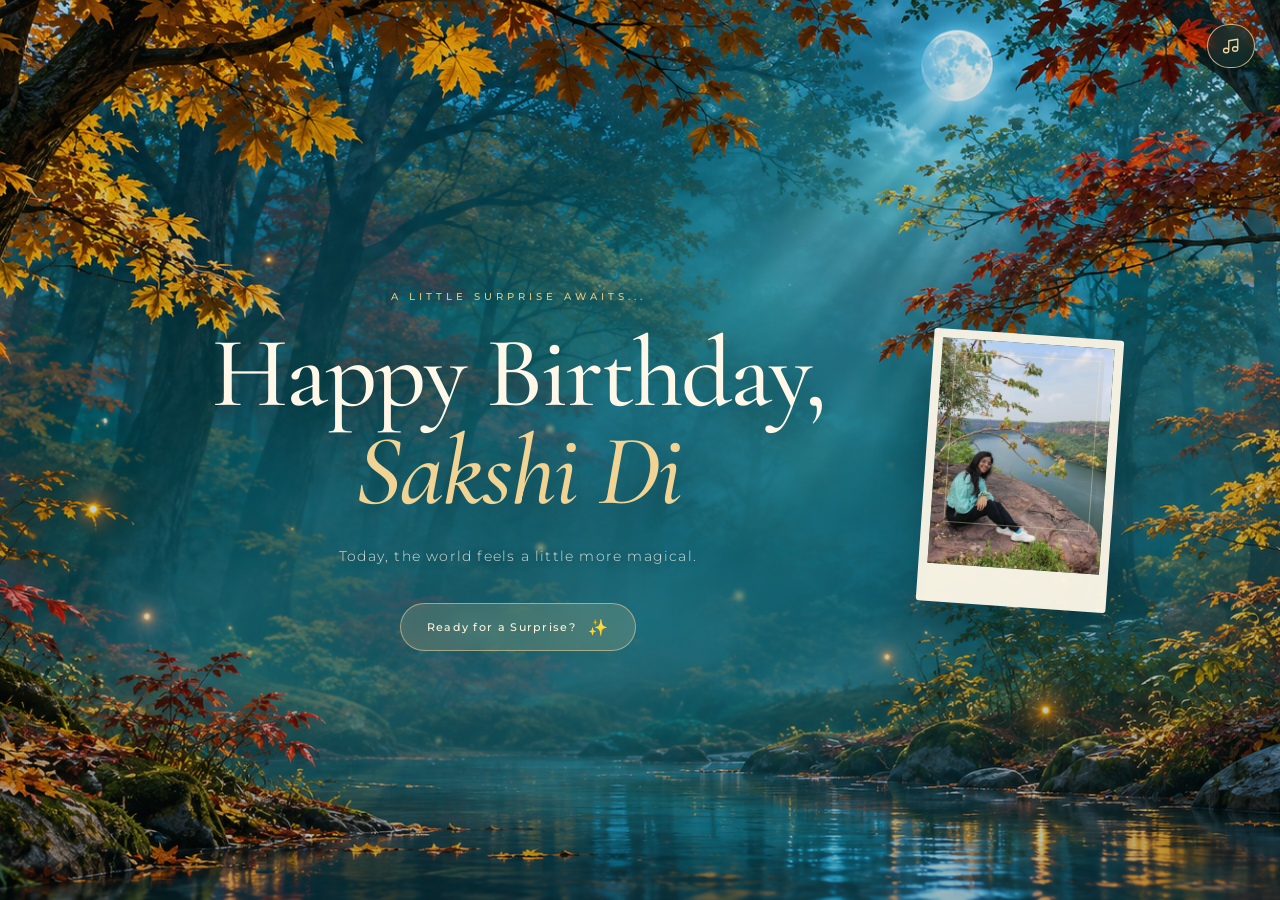
<file: index.html>
﻿<!DOCTYPE html>
<html lang="en">
<head>
  <meta charset="UTF-8">
  <meta name="viewport" content="width=device-width, initial-scale=1.0">
  <title>Happy Birthday, Sakshi Di! &#10024;</title>
  <link rel="preconnect" href="https://fonts.googleapis.com">
  <link rel="preconnect" href="https://fonts.gstatic.com" crossorigin>
  <link href="https://fonts.googleapis.com/css2?family=Cormorant+Garamond:wght@400;500;600;700&family=Montserrat:wght@300;400;500;600&display=swap" rel="stylesheet">
  <link rel="stylesheet" href="style.css">
</head>
<body>

  <audio id="birthdayMusic" loop preload="none">
    <source src="assets/music/song.mp3" type="audio/mpeg">
  </audio>

  <button id="musicToggle" class="music-toggle" type="button" aria-label="Play background music" aria-pressed="false" aria-controls="birthdayMusic" title="Music starts after your first click">
    <svg viewBox="0 0 24 24" aria-hidden="true" focusable="false"><path d="M9 18V5l12-2v13M9 18c0 1.66-1.57 3-3.5 3S2 19.66 2 18s1.57-3 3.5-3S9 16.34 9 18Zm12-2c0 1.66-1.57 3-3.5 3S14 17.66 14 16s1.57-3 3.5-3 3.5 1.34 3.5 3Z"/></svg>
  </button>

  <div id="leaves-container" aria-hidden="true"></div>
  <div id="bokeh-container" aria-hidden="true"></div>

  <main id="birthdayExperience">
  <section class="page active" id="page1" aria-hidden="false" aria-labelledby="page1-heading">
    <div class="content">
      <div class="intro-layout">
        <div class="intro-copy">
          <p class="eyebrow">A little surprise awaits...</p>
          <h1 id="page1-heading" tabindex="-1">Happy Birthday,<br><span>Sakshi Di</span></h1>
          <p class="subtitle">Today, the world feels a little more magical.</p>
          <button class="main-button" id="startButton" type="button">
            Ready for a Surprise? <span>&#10024;</span>
          </button>
        </div>
        <figure class="hero-photo photo-placeholder">
          <img src="assets/music/images/cover.jpg" alt="Sakshi Di smiling" fetchpriority="high" decoding="async">
          <figcaption>My favourite person</figcaption>
        </figure>
      </div>
    </div>
  </section>

  <section class="page" id="page2" aria-hidden="true" aria-labelledby="page2-heading" inert>
    <div class="content">
      <p class="eyebrow">A journey through memories</p>
      <h2 id="page2-heading" tabindex="-1">Some moments are <span>forever.</span></h2>
      <p class="section-intro">A few little memories that will always mean a lot.</p>
      <div class="memory-grid">
        <article class="memory-card">
          <div class="memory-icon">&#10022;</div>
          <h3>The Little Teacher</h3>
          <p>Those square-root lessons, your endless patience, and that unforgettable fourth explanation. Some lessons become memories forever.</p>
        </article>
        <article class="memory-card">
          <div class="memory-icon">&#9749;</div>
          <h3>Cold Coffee Days</h3>
          <p>All it took was one little craving, and somehow a glass of cold coffee made an ordinary day feel special.</p>
        </article>
        <article class="memory-card">
          <div class="memory-icon">&#9825;</div>
          <h3>Sakshiya</h3>
          <p>A name from childhood, filled with little moments, laughter and memories that will always stay close.</p>
        </article>
      </div>
      <button class="main-button next-button" data-next="page3" type="button">
        Continue the Journey <span>&#8594;</span>
      </button>
    </div>
  </section>

  <section class="page" id="page3" aria-hidden="true" aria-labelledby="page3-heading" inert>
    <div class="content">
      <p class="eyebrow">A little garden of memories</p>
      <h2 id="page3-heading" tabindex="-1">Moments worth <span>keeping.</span></h2>
      <p class="section-intro">Some photographs capture more than just a moment.</p>
      <div class="photo-grid">
        <figure class="photo-placeholder"><img src="assets/music/images/memory-1.jpg" alt="Sakshi Di standing beside a carved stone elephant in a garden" loading="lazy" decoding="async"><figcaption>Beautiful Memories</figcaption></figure>
        <figure class="photo-placeholder"><img src="assets/music/images/memory-2.jpg" alt="Sakshi Di in a colorful traditional outfit" loading="lazy" decoding="async"><figcaption>Little Adventures</figcaption></figure>
        <figure class="photo-placeholder"><img src="assets/music/images/memory-3.jpg" alt="Sakshi Di smiling at a restaurant table" loading="lazy" decoding="async"><figcaption>Forever Moments</figcaption></figure>
      </div>
      <p class="garden-note">Every little memory has a special place in my heart.</p>
      <button class="main-button next-button" data-next="page4" type="button">
        One Last Surprise <span>&#10022;</span>
      </button>
    </div>
  </section>

  <section class="page" id="page4" aria-hidden="true" aria-labelledby="page4-heading" inert>
    <div class="content final-content">
      <p class="eyebrow">And finally...</p>
      <h1 id="page4-heading" tabindex="-1">Keep Shining,<br><span>Sakshi Di.</span></h1>
      <p class="final-message">
        May your days always be filled with happiness, your dreams find their way to reality, and your life remain as beautiful as the memories you create.<br><br>
        You deserve all the wonderful things this world has to offer.
      </p>
      <p class="heartfelt-note">Sakshi Di, from patiently teaching me square roots to sharing those little cold coffee moments, you’ve made so many ordinary days unforgettable. I’m so lucky to have you as my sister.<br><br>You can always count on me—whenever you need a hand, a hug, or someone to listen. I’ll always be right by your side, today and every day.<br><br>No matter where life takes us, I’ll always be cheering for you and loving you endlessly. Happy Birthday, Didi! &#10084;</p>
      <button class="main-button" id="lightsButton" type="button">Release the Magic &#10024;</button>
      <p class="signature">With lots of love &#10084;&#65039;</p>
      <button class="replay-button" id="replayButton" type="button">&#8635; Experience Again</button>
    </div>
  </section>
  </main>

  <script src="script.js"></script>
</body>
</html>
</file>
<file: style.css>
:root {
  --gold: #e8c77b;
  --cream: #fff8e9;
  --muted: rgba(255, 248, 233, .84);
  --glass: rgba(19, 45, 42, .38);
  --line: rgba(240, 211, 152, .56);
}

* { margin: 0; padding: 0; box-sizing: border-box; }
html, body { width: 100%; min-width: 320px; min-height: 100%; }
body {
  position: relative;
  isolation: isolate;
  min-height: 100vh;
  overflow: hidden;
  color: var(--cream);
  font-family: 'Montserrat', sans-serif;
  font-weight: 300;
  background: #16403e;
}

/* Keep the generated forest scenes bright enough to see through the soft overlay. */
.page {
  position: fixed;
  z-index: 1;
  inset: 0;
  min-height: 100vh;
  width: 100%;
  padding: 76px 24px 35px;
  display: flex;
  justify-content: center;
  align-items: center;
  overflow-x: hidden;
  overflow-y: auto;
  overscroll-behavior: contain;
  text-align: center;
  visibility: hidden;
  opacity: 0;
  pointer-events: none;
  transform: scale(1.02);
  transition: opacity .75s ease, transform .75s cubic-bezier(.2,.7,.2,1), visibility 0s linear .75s;
  background-position: center;
  background-size: cover;
  background-repeat: no-repeat;
}

.page.active {
  z-index: 2;
  visibility: visible;
  opacity: 1;
  pointer-events: auto;
  transform: scale(1);
  transition-delay: 0s;
}

#page1 { background-image: linear-gradient(rgba(8, 23, 21, .12), rgba(8, 22, 20, .28)), url("assets/music/forest-1.png"); }
#page2 { background-image: linear-gradient(rgba(8, 23, 21, .16), rgba(8, 22, 20, .31)), url("assets/music/forest-2.png"); }
#page3, #page4 { background-image: linear-gradient(rgba(8, 23, 21, .16), rgba(8, 22, 20, .31)), url("assets/music/forest-3.png"); }

.content { position: relative; z-index: 4; width: min(100%, 940px); margin: auto; }
#page1 .content { width: min(100%, 980px); animation: content-appear 1.2s ease both; }
.intro-layout { display: grid; grid-template-columns: minmax(0, 1fr) 220px; align-items: center; gap: 24px; }
.intro-copy { min-width: 0; }
.hero-photo { width: 190px; height: auto; justify-self: center; transform: rotate(4deg); }
.hero-photo figcaption { color: #294b43; text-shadow: none; font-size: 16px; }
.page:not(.active) .content { animation: none; }
@keyframes content-appear { from { opacity: 0; transform: translateY(24px); } to { opacity: 1; transform: translateY(0); } }

.eyebrow { margin-bottom: 22px; color: var(--gold); font-size: 10px; font-weight: 500; letter-spacing: 4px; text-transform: uppercase; text-shadow: 0 2px 14px rgba(0,0,0,.2); }
h1, h2 { font-family: 'Cormorant Garamond', Georgia, serif; font-weight: 500; }
#page1 h1, #page4 h1 { font-size: clamp(55px, 8.7vw, 100px); line-height: .98; letter-spacing: -2px; text-shadow: 0 5px 30px rgba(5, 20, 20, .38); }
#page1 h1 span, #page4 h1 span { color: #f1d394; font-style: italic; }
h2 { color: var(--cream); font-size: clamp(42px, 6vw, 68px); line-height: 1.03; letter-spacing: -1px; text-shadow: 0 3px 22px rgba(4,18,18,.34); }
h2 span { color: #f1d394; font-style: italic; }
.subtitle { max-width: 560px; margin: 23px auto 0; color: var(--muted); font-size: 14px; letter-spacing: 1.2px; line-height: 1.8; text-shadow: 0 2px 12px rgba(4,18,18,.28); }

.main-button {
  min-height: 48px;
  margin-top: 34px;
  padding: 0 26px;
  display: inline-flex;
  align-items: center;
  justify-content: center;
  gap: 12px;
  border: 1px solid var(--line);
  border-radius: 40px;
  background: rgba(238, 207, 145, .18);
  color: #fff4dc;
  font: 500 11px 'Montserrat', sans-serif;
  letter-spacing: 1.3px;
  cursor: pointer;
  transition: .3s ease;
  backdrop-filter: blur(8px);
}
.main-button span { color: var(--gold); font-size: 16px; }
.main-button:hover { transform: translateY(-3px); background: var(--gold); color: #17261f; box-shadow: 0 0 28px rgba(232, 201, 142, .32); }
.main-button:active, .music-toggle:active { transform: translateY(0) scale(.98); }
.main-button:hover span { color: #17261f; }
.main-button:focus-visible, .music-toggle:focus-visible, .replay-button:focus-visible { outline: 2px solid var(--gold); outline-offset: 4px; }

.section-intro { max-width: 570px; margin: 16px auto 25px; color: var(--muted); font-size: 13px; line-height: 1.75; text-shadow: 0 2px 10px rgba(4,18,18,.3); }
.memory-grid { display: grid; grid-template-columns: repeat(3, minmax(0, 1fr)); gap: 16px; max-width: 850px; margin: 0 auto; }
.memory-card { position: relative; min-height: 190px; padding: 23px 20px 20px; border: 1px solid rgba(242, 213, 157, .43); border-radius: 8px; background: linear-gradient(145deg, rgba(245, 250, 235, .19), var(--glass)); box-shadow: 0 12px 38px rgba(4, 18, 20, .16); text-align: left; backdrop-filter: blur(11px); transition: transform .3s ease, border-color .3s ease, background .3s ease; }
.memory-card:hover { transform: translateY(-5px); border-color: rgba(255, 226, 169, .8); background: linear-gradient(145deg, rgba(245, 250, 235, .25), rgba(16, 47, 43, .49)); }
.memory-icon { margin-bottom: 13px; color: var(--gold); font-size: 20px; text-shadow: 0 0 15px rgba(232,199,123,.45); }
.memory-card h3 { margin-bottom: 9px; color: #fff3d8; font: 500 21px 'Cormorant Garamond', serif; }
.memory-card p { color: rgba(255, 248, 233, .86); font-size: 12px; line-height: 1.75; }
.next-button { margin-top: 25px; }

.photo-grid { display: grid; grid-template-columns: repeat(3, minmax(0, 1fr)); align-items: start; gap: 23px 20px; max-width: 920px; margin: 0 auto; }
.photo-placeholder { position: relative; min-width: 0; height: auto; overflow: hidden; border: 1px solid rgba(242, 213, 157, .72); border-radius: 7px; background: radial-gradient(circle at 50% 38%, rgba(232, 199, 123, .28), transparent 29%), linear-gradient(145deg, rgba(174, 201, 174, .3), rgba(32, 75, 67, .82) 54%, rgba(25, 43, 44, .9)); box-shadow: 0 12px 34px rgba(4, 18, 20, .23); }
.photo-placeholder::before, .photo-placeholder::after { content: ""; position: absolute; z-index: 1; pointer-events: none; }
.photo-placeholder::before { inset: 9px 9px 34px; background: linear-gradient(180deg, transparent 70%, rgba(7, 19, 19, .16)); }
.photo-placeholder::after { inset: 13px 13px 38px; border: 1px solid rgba(255, 236, 192, .32); }
.photo-placeholder img { position: relative; inset: auto; display: block; width: 100%; height: auto; object-fit: contain; background: transparent; opacity: 0; transition: opacity .35s ease; }
.photo-placeholder.image-loaded img { opacity: 1; }
.photo-placeholder.image-missing img { display: none; }
.photo-placeholder:hover img { transform: none; }
#page3 .photo-grid .photo-placeholder:first-child img { aspect-ratio: 720 / 952; object-fit: cover; object-position: center top; }
.photo-placeholder figcaption { position: absolute; z-index: 2; right: 8px; bottom: 7px; left: 8px; color: #294b43; font: 500 18px 'Cormorant Garamond', serif; text-align: center; }
.photo-grid .photo-placeholder { padding: 8px 8px 35px; border: 1px solid rgba(255, 248, 233, .9); border-radius: 3px; background: rgba(255, 248, 233, .96); transform: rotate(-2.2deg); transition: transform .3s ease, box-shadow .3s ease; }
.photo-grid .photo-placeholder::before { inset: 8px 8px 35px; background: linear-gradient(180deg, transparent 78%, rgba(7, 19, 19, .16)); }
.photo-grid .photo-placeholder::after { inset: 12px 12px 39px; border-color: rgba(255, 255, 255, .34); }
.photo-grid .photo-placeholder.image-loaded::before { background: transparent; }
.photo-grid .photo-placeholder.image-missing { min-height: 190px; }
.photo-grid .photo-placeholder:nth-child(2) { transform: rotate(2deg) translateY(8px); }
.photo-grid .photo-placeholder:nth-child(3) { transform: rotate(-1deg) translateY(2px); }
.photo-grid .photo-placeholder:hover { z-index: 3; transform: translateY(-5px) rotate(0) scale(1.025); box-shadow: 0 18px 38px rgba(4, 18, 20, .34); }
.hero-photo { border: 9px solid rgba(255, 248, 233, .94); border-bottom-width: 38px; border-radius: 3px; background: linear-gradient(145deg, rgba(232, 199, 123, .32), rgba(32, 75, 67, .75)); box-shadow: 0 18px 48px rgba(4, 18, 20, .34); }
.hero-photo::before { inset: 9px 9px 38px; background: linear-gradient(145deg, rgba(232, 199, 123, .12), rgba(32, 75, 67, .18)); }
.hero-photo::after { inset: 13px 13px 42px; border: 1px solid rgba(255, 236, 192, .35); }
.hero-photo img { inset: auto; width: 100%; height: auto; }
.hero-photo.image-loaded::before { background: linear-gradient(145deg, rgba(232, 199, 123, .08), rgba(32, 75, 67, .12)); }
.hero-photo.image-missing { min-height: 200px; }
.hero-photo figcaption { right: 3px; bottom: -31px; left: 3px; }
.garden-note { margin: 21px auto 0; color: var(--muted); font-size: 12px; line-height: 1.8; text-shadow: 0 2px 10px rgba(4,18,18,.3); }

.final-message { max-width: 570px; margin: 21px auto 0; color: var(--muted); font-size: 13px; line-height: 1.9; text-shadow: 0 2px 12px rgba(4,18,18,.3); }
.heartfelt-note { max-width: 640px; margin: 17px auto 0; padding: 13px 19px; border: 1px solid rgba(242, 213, 157, .38); border-radius: 12px; background: rgba(19, 45, 42, .34); color: #fff3d8; font: italic 19px/1.55 'Cormorant Garamond', Georgia, serif; text-shadow: 0 2px 12px rgba(4,18,18,.3); backdrop-filter: blur(7px); }
.final-content .main-button { margin-top: 27px; }
.signature { margin-top: 22px; color: #f1d394; font: italic 22px 'Cormorant Garamond', serif; text-shadow: 0 2px 10px rgba(4,18,18,.35); }
.replay-button { min-height: 44px; margin-top: 14px; padding: 8px 12px; border: 0; border-radius: 24px; background: transparent; color: rgba(255,248,233,.76); font: 400 10px 'Montserrat', sans-serif; letter-spacing: 1px; cursor: pointer; transition: color .25s ease, background .25s ease; }
.replay-button:hover { color: var(--gold); }
.replay-button:active { background: rgba(255,248,233,.1); }

.music-toggle { position: fixed; top: 24px; right: 25px; z-index: 20; min-width: 46px; height: 44px; padding: 0 14px; display: grid; place-items: center; border: 1px solid rgba(234,203,145,.83); border-radius: 28px; background: rgba(25, 48, 44, .48); color: #f3d79e; font: 500 12px 'Montserrat', sans-serif; cursor: pointer; backdrop-filter: blur(9px); transition: .25s ease; }
.music-toggle svg { display: block; width: 18px; height: 18px; fill: none; stroke: currentColor; stroke-width: 1.7; stroke-linecap: round; stroke-linejoin: round; }
.music-toggle.playing { color: #fff2cf; background: rgba(232, 199, 123, .22); box-shadow: 0 0 18px rgba(234,203,145,.38); }

#bokeh-container, #leaves-container { position: fixed; inset: 0; overflow: hidden; pointer-events: none; z-index: 3; }
.bokeh { position: absolute; border-radius: 50%; background: radial-gradient(circle, rgba(255, 232, 177, .95) 0, rgba(247, 202, 122, .55) 23%, rgba(232, 190, 116, .12) 62%, transparent 76%); filter: blur(var(--blur)); opacity: var(--alpha); animation: firefly-float var(--duration) ease-in-out var(--delay) infinite alternate; }
.bokeh.is-awake { filter: brightness(1.45) blur(var(--blur)); animation-duration: 2.8s; }
.wish-firefly { z-index: 1; filter: brightness(1.5) blur(.5px); animation: wish-firefly-flight var(--duration) ease-out var(--delay) forwards; }
@keyframes firefly-float { to { transform: translate3d(var(--drift), var(--rise), 0) scale(1.3); opacity: .2; } }
@keyframes wish-firefly-flight { 0% { opacity: 0; transform: translate3d(0, 18px, 0) scale(.35); } 14% { opacity: 1; } 68% { opacity: .9; } 100% { opacity: 0; transform: translate3d(var(--drift), var(--rise), 0) scale(.12); } }
.falling-leaf { position: absolute; top: -40px; display: block; filter: drop-shadow(0 3px 5px rgba(7, 17, 12, .38)); animation: leaf-fall var(--fall-duration) linear var(--fall-delay) infinite; }
.falling-leaf svg { display: block; width: 100%; height: 100%; animation: leaf-tumble 4.8s ease-in-out infinite alternate; }
@keyframes leaf-fall { 0% { transform: translate3d(0, -6vh, 0) rotate(0deg); } 50% { transform: translate3d(var(--sway), 52vh, 0) rotate(130deg); } 100% { transform: translate3d(calc(var(--sway) * -.5), 108vh, 0) rotate(280deg); } }
@keyframes leaf-tumble { from { scale: 1 .8; } to { scale: .72 1; } }
.birthday-sparkle { position: fixed; z-index: 12; width: 5px; height: 5px; border-radius: 50%; pointer-events: none; box-shadow: 0 0 13px currentColor; animation: sparkle-rise 2.6s ease-out forwards; }
@keyframes sparkle-rise { 0% { opacity: 0; transform: translateY(6px) scale(.3); } 28% { opacity: 1; transform: translateY(0) scale(1.3); } 100% { opacity: 0; transform: translateY(-46px) scale(.2); } }

@media (max-width: 680px) {
  .page { padding: 75px 17px 28px; align-items: center; }
  .eyebrow { font-size: 8px; letter-spacing: 2.8px; margin-bottom: 17px; }
  .intro-layout { grid-template-columns: 1fr; gap: 14px; }
  .intro-copy { grid-row: 2; }
  .hero-photo { grid-row: 1; width: 116px; height: auto; border-width: 6px; border-bottom-width: 27px; }
  .hero-photo figcaption { bottom: -23px; font-size: 11px; }
  #page1 h1, #page4 h1 { font-size: clamp(49px, 12vw, 76px); }
  h2 { font-size: clamp(40px, 10vw, 56px); }
  .subtitle { margin-top: 18px; font-size: 12px; }
  .section-intro { margin: 12px auto 18px; font-size: 11px; }
  .memory-grid { grid-template-columns: 1fr; gap: 9px; max-width: 430px; margin: 0 auto; }
  .memory-card { min-height: 0; padding: 13px 16px; }
  .memory-icon { float: left; width: 28px; margin: 2px 8px 0 0; }
  .memory-card h3 { margin-bottom: 3px; font-size: 18px; }
  .memory-card p { font-size: 11px; }
  .next-button, .main-button { margin-top: 20px; }
  .photo-grid { grid-template-columns: repeat(2, minmax(0, 1fr)); gap: 15px 12px; max-width: 500px; }
  .photo-grid .photo-placeholder.image-missing { min-height: 150px; }
  .photo-placeholder figcaption { right: 10px; bottom: 13px; left: 10px; font-size: 17px; }
  .garden-note { margin-top: 15px; font-size: 10px; }
  .final-message { font-size: 11px; }
  .heartfelt-note { margin-top: 13px; padding: 11px 14px; font-size: 17px; }
  .music-toggle { top: 13px; right: 14px; height: 44px; min-width: 44px; }
}

@media (max-width: 430px) {
  .page { padding: 70px 14px 23px; }
  .photo-grid { grid-template-columns: repeat(2, minmax(0, 1fr)); max-width: 380px; gap: 13px 10px; }
  .photo-grid .photo-placeholder.image-missing { min-height: 145px; }
  .photo-placeholder figcaption { right: 6px; bottom: 11px; left: 6px; font-size: 14px; }
  .memory-card { text-align: left; }
  .main-button { min-height: 44px; padding: 0 20px; font-size: 10px; }
}

@media (max-width: 360px) {
  .photo-grid { grid-template-columns: 1fr; max-width: 290px; }
  .photo-grid .photo-placeholder.image-missing { min-height: 175px; }
}

@media (max-height: 680px) and (min-width: 681px) {
  .page { padding-top: 58px; padding-bottom: 18px; }
  .eyebrow { margin-bottom: 12px; }
  .memory-card { min-height: 165px; padding: 17px; }
  .section-intro { margin: 10px auto 14px; }
  .main-button { min-height: 42px; margin-top: 18px; }
  .garden-note { margin-top: 12px; }
  .final-message { margin-top: 13px; }
}

@media (prefers-reduced-motion: reduce) {
  *, *::before, *::after { animation-duration: .01ms !important; animation-iteration-count: 1 !important; transition-duration: .01ms !important; scroll-behavior: auto !important; }
  .page { transition-delay: 0s !important; }
  #leaves-container, #bokeh-container { display: none; }
}
</file>
